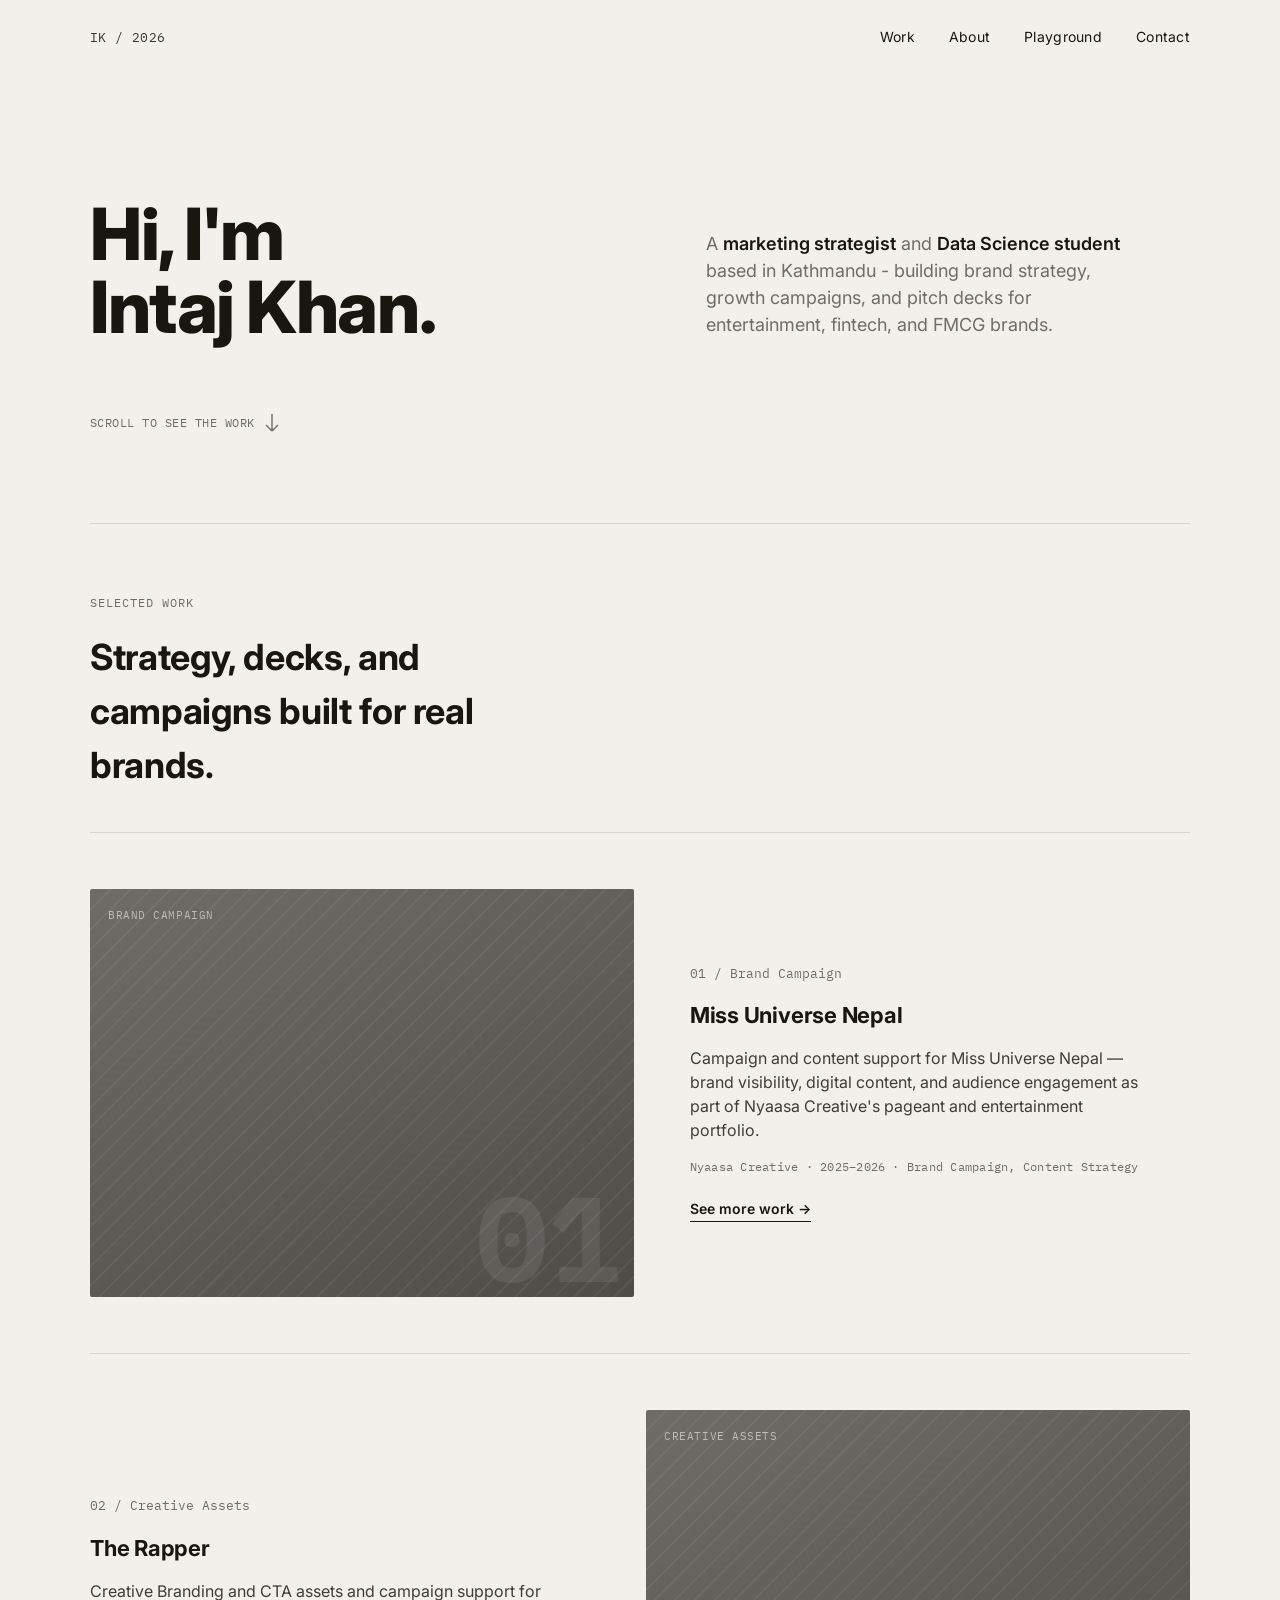
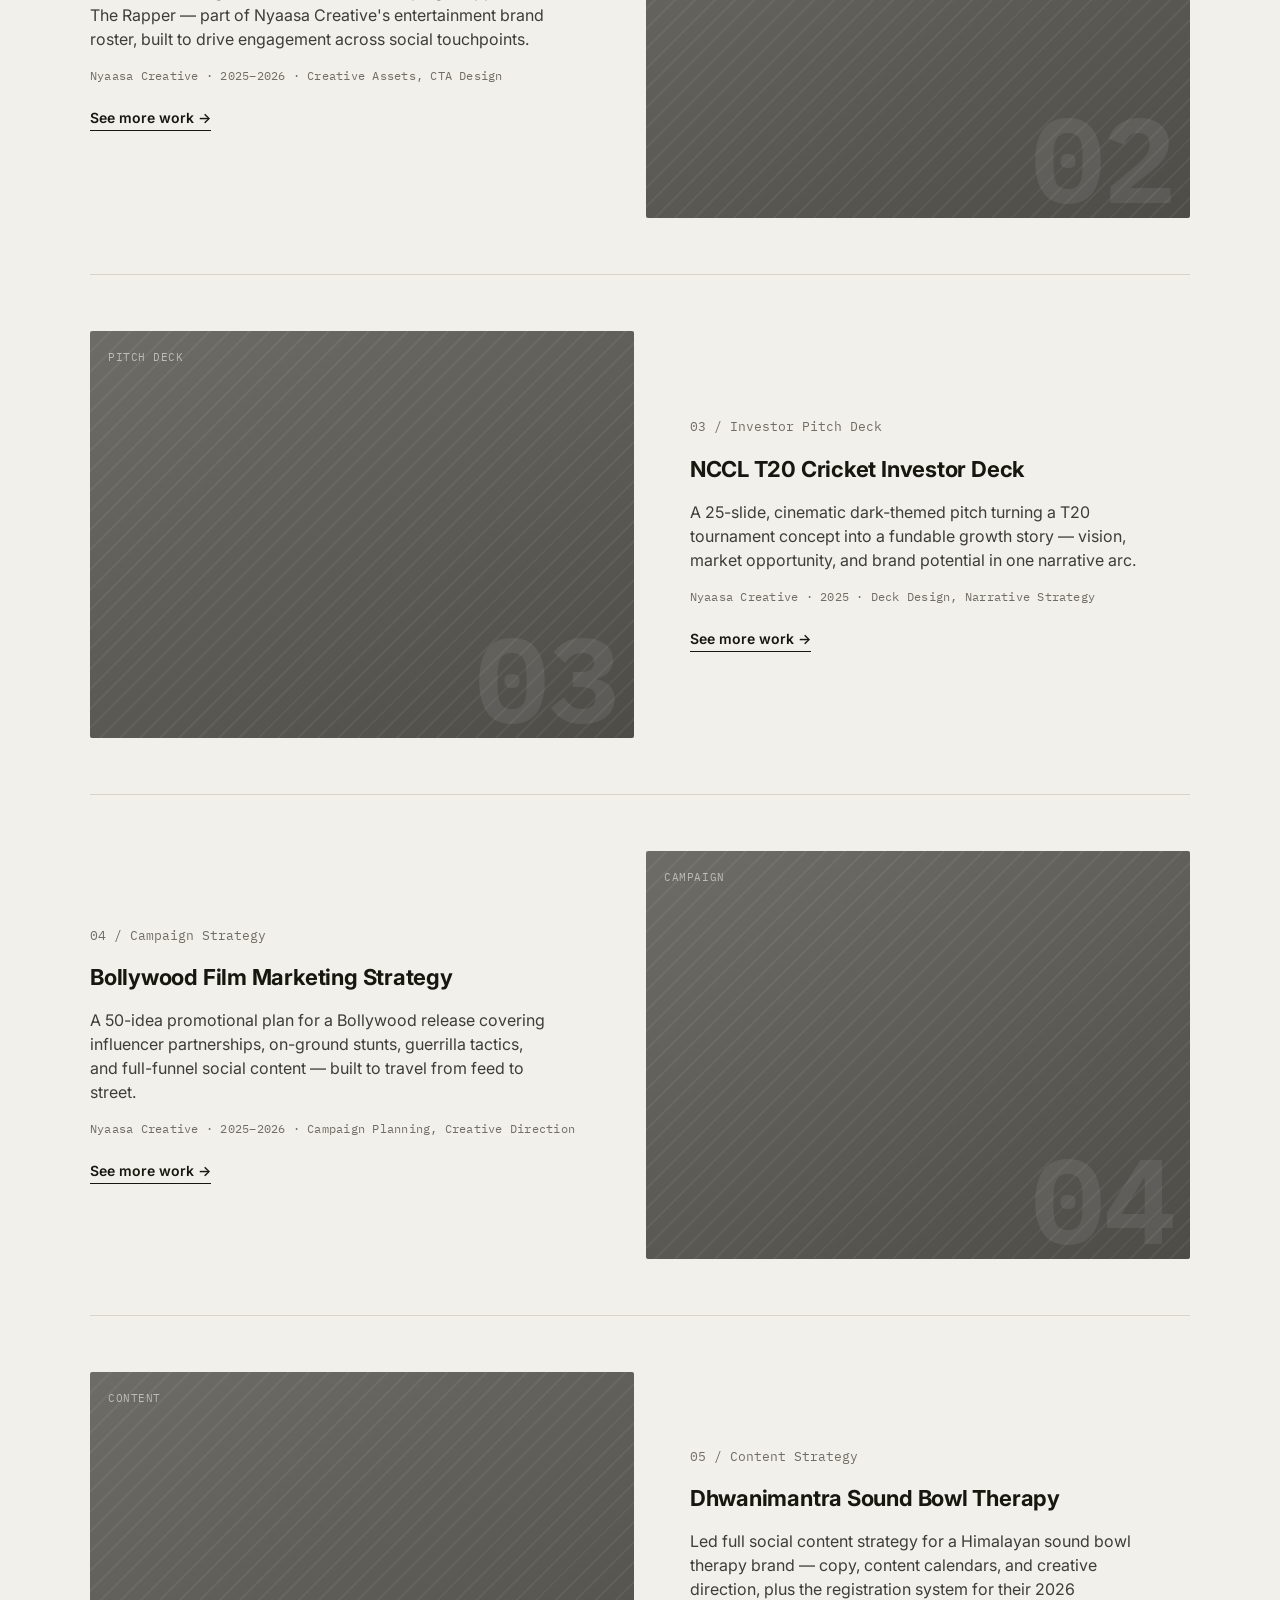
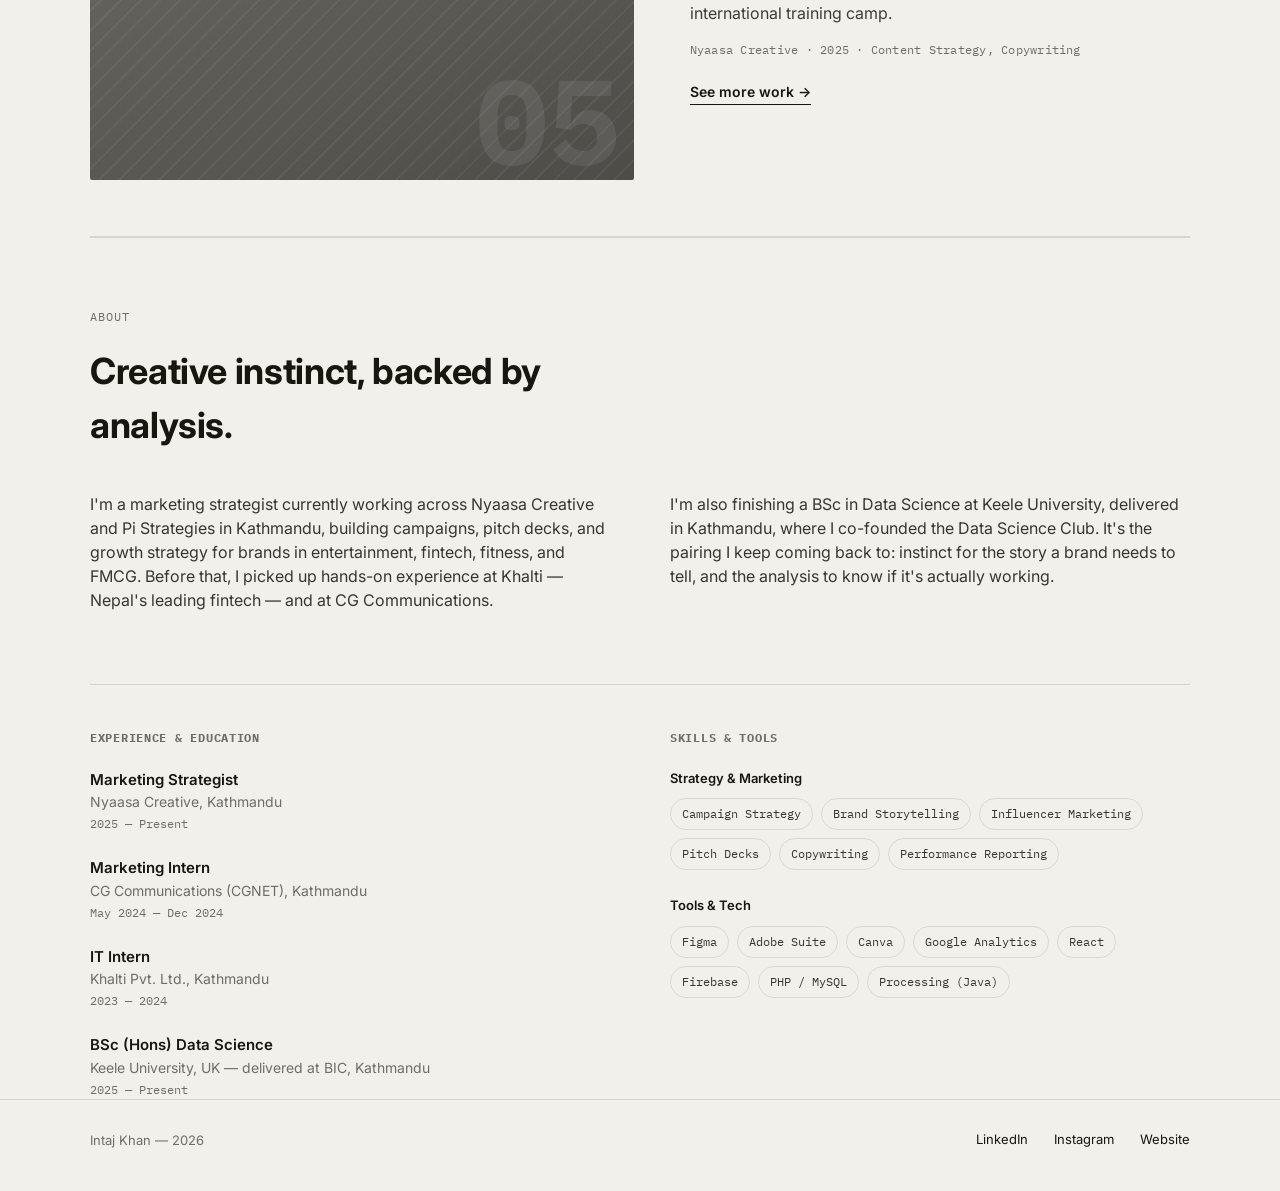
<file: intajport/index.html>
<!DOCTYPE html>
<html lang="en">
<head>
<meta charset="UTF-8">
<meta name="viewport" content="width=device-width, initial-scale=1.0">
<title>Intaj Khan — Marketing Strategist &amp; Data Science Student</title>
<link rel="preconnect" href="https://fonts.googleapis.com">
<link rel="preconnect" href="https://fonts.gstatic.com" crossorigin>
<link href="https://fonts.googleapis.com/css2?family=Inter:wght@400;500;600;700;800&family=IBM+Plex+Mono:wght@400;500&display=swap" rel="stylesheet">
<link rel="stylesheet" href="style.css">
</head>
<body>

<header class="nav" id="siteNav">
  <div class="wrap">
    <a class="brand" href="index.html">IK / 2026</a>
    <nav>
      <a href="#work">Work</a>
      <a href="#about">About</a>
      <a href="playground.html">Playground</a>
      <a href="contact.html">Contact</a>
    </nav>
  </div>
</header>

<main>

  <!-- HERO -->
  <section class="hero" id="home">
    <div class="wrap grid">
      <h1>
        <span class="line">Hi, I'm</span>
        <span class="line name">Intaj Khan.</span>
      </h1>
      <p class="lede">
        A <strong>marketing strategist</strong> and <strong>Data Science student</strong> based in Kathmandu -
        building brand strategy, growth campaigns, and pitch decks for entertainment, fintech, and FMCG brands.
      </p>
    </div>
    <div class="wrap">
      <a href="#work" class="scroll-cue">
        SCROLL TO SEE THE WORK
        <svg width="14" height="18" viewBox="0 0 14 18" fill="none" xmlns="http://www.w3.org/2000/svg">
          <path d="M7 0V17M7 17L1 11M7 17L13 11" stroke="currentColor" stroke-width="1.4"/>
        </svg>
      </a>
    </div>
  </section>

  <!-- WORK -->
  <section id="work">
    <div class="wrap">
      <div class="section-head reveal">
        <div class="eyebrow">Selected Work</div>
        <h2>Strategy, decks, and campaigns built for real brands.</h2>
      </div>

      <div class="work-item reveal">
        <div>
          <span class="index">01 / Brand Campaign</span>
          <h3>Miss Universe Nepal</h3>
          <p class="desc">Campaign and content support for Miss Universe Nepal — brand visibility, digital content, and audience engagement as part of Nyaasa Creative's pageant and entertainment portfolio.</p>
          <p class="meta">Nyaasa Creative · 2025–2026 · Brand Campaign, Content Strategy</p>
          <a href="playground.html" class="cta">See more work →</a>
        </div>
        <div class="panel">
          <span class="tag">Brand Campaign</span>
          <span class="ghost">01</span>
        </div>
      </div>

      <div class="work-item reveal">
        <div>
          <span class="index">02 / Creative Assets</span>
          <h3>The Rapper</h3>
          <p class="desc">Creative Branding and  CTA assets and campaign support for The Rapper — part of Nyaasa Creative's entertainment brand roster, built to drive engagement across social touchpoints.</p>
          <p class="meta">Nyaasa Creative · 2025–2026 · Creative Assets, CTA Design</p>
          <a href="playground.html" class="cta">See more work →</a>
        </div>
        <div class="panel">
          <span class="tag">Creative Assets</span>
          <span class="ghost">02</span>
        </div>
      </div>

      <div class="work-item reveal">
        <div>
          <span class="index">03 / Investor Pitch Deck</span>
          <h3>NCCL T20 Cricket Investor Deck</h3>
          <p class="desc">A 25-slide, cinematic dark-themed pitch turning a T20 tournament concept into a fundable growth story — vision, market opportunity, and brand potential in one narrative arc.</p>
          <p class="meta">Nyaasa Creative · 2025 · Deck Design, Narrative Strategy</p>
          <a href="playground.html" class="cta">See more work →</a>
        </div>
        <div class="panel">
          <span class="tag">Pitch Deck</span>
          <span class="ghost">03</span>
        </div>
      </div>

      <div class="work-item reveal">
        <div>
          <span class="index">04 / Campaign Strategy</span>
          <h3>Bollywood Film Marketing Strategy</h3>
          <p class="desc">A 50-idea promotional plan for a Bollywood release covering influencer partnerships, on-ground stunts, guerrilla tactics, and full-funnel social content — built to travel from feed to street.</p>
          <p class="meta">Nyaasa Creative · 2025–2026 · Campaign Planning, Creative Direction</p>
          <a href="playground.html" class="cta">See more work →</a>
        </div>
        <div class="panel">
          <span class="tag">Campaign</span>
          <span class="ghost">04</span>
        </div>
      </div>

      <div class="work-item reveal">
        <div>
          <span class="index">05 / Content Strategy</span>
          <h3>Dhwanimantra Sound Bowl Therapy</h3>
          <p class="desc">Led full social content strategy for a Himalayan sound bowl therapy brand — copy, content calendars, and creative direction, plus the registration system for their 2026 international training camp.</p>
          <p class="meta">Nyaasa Creative · 2025 · Content Strategy, Copywriting</p>
          <a href="playground.html" class="cta">See more work →</a>
        </div>
        <div class="panel">
          <span class="tag">Content</span>
          <span class="ghost">05</span>
        </div>
      </div>

    </div>
  </section>

  <!-- ABOUT -->
  <section id="about">
    <div class="wrap">
      <div class="section-head reveal">
        <div class="eyebrow">About</div>
        <h2>Creative instinct, backed by analysis.</h2>
      </div>

      <div class="about-intro reveal">
        <p>
          I'm a marketing strategist currently working across Nyaasa Creative and Pi Strategies in Kathmandu,
          building campaigns, pitch decks, and growth strategy for brands in entertainment, fintech, fitness, and FMCG.
          Before that, I picked up hands-on experience at Khalti — Nepal's leading fintech — and at CG Communications.
        </p>
        <p>
          I'm also finishing a BSc in Data Science at Keele University, delivered in Kathmandu, where I co-founded
          the Data Science Club. It's the pairing I keep coming back to: instinct for the story a brand needs to tell,
          and the analysis to know if it's actually working.
        </p>
      </div>

      <div class="about-columns reveal">
        <div>
          <h4>Experience &amp; Education</h4>
          <div class="timeline-item">
            <div class="role">Marketing Strategist</div>
            <div class="org">Nyaasa Creative, Kathmandu</div>
            <div class="date">2025 — Present</div>
          </div>
          <div class="timeline-item">
            <div class="role">Marketing Intern</div>
            <div class="org">CG Communications (CGNET), Kathmandu</div>
            <div class="date">May 2024 — Dec 2024</div>
          </div>
          <div class="timeline-item">
            <div class="role">IT Intern</div>
            <div class="org">Khalti Pvt. Ltd., Kathmandu</div>
            <div class="date">2023 — 2024</div>
          </div>
          <div class="timeline-item">
            <div class="role">BSc (Hons) Data Science</div>
            <div class="org">Keele University, UK — delivered at BIC, Kathmandu</div>
            <div class="date">2025 — Present</div>
          </div>
        </div>

        <div>
          <h4>Skills &amp; Tools</h4>
          <div class="skill-block">
            <div class="label">Strategy &amp; Marketing</div>
            <div class="pill-row">
              <span class="pill">Campaign Strategy</span>
              <span class="pill">Brand Storytelling</span>
              <span class="pill">Influencer Marketing</span>
              <span class="pill">Pitch Decks</span>
              <span class="pill">Copywriting</span>
              <span class="pill">Performance Reporting</span>
            </div>
          </div>
          <div class="skill-block">
            <div class="label">Tools &amp; Tech</div>
            <div class="pill-row">
              <span class="pill">Figma</span>
              <span class="pill">Adobe Suite</span>
              <span class="pill">Canva</span>
              <span class="pill">Google Analytics</span>
              <span class="pill">React</span>
              <span class="pill">Firebase</span>
              <span class="pill">PHP / MySQL</span>
              <span class="pill">Processing (Java)</span>
            </div>
          </div>
        </div>
      </div>
    </div>
  </section>

</main>

<footer>
  <div class="wrap">
    <span class="fname">Intaj Khan — 2026</span>
    <div class="socials">
      <a href="#" target="_blank" rel="noopener">LinkedIn</a>
      <a href="#" target="_blank" rel="noopener">Instagram</a>
      <a href="https://intajkhan.com.np" target="_blank" rel="noopener">Website</a>
    </div>
  </div>
</footer>

<script src="script.js"></script>
</body>
</html>
</file>
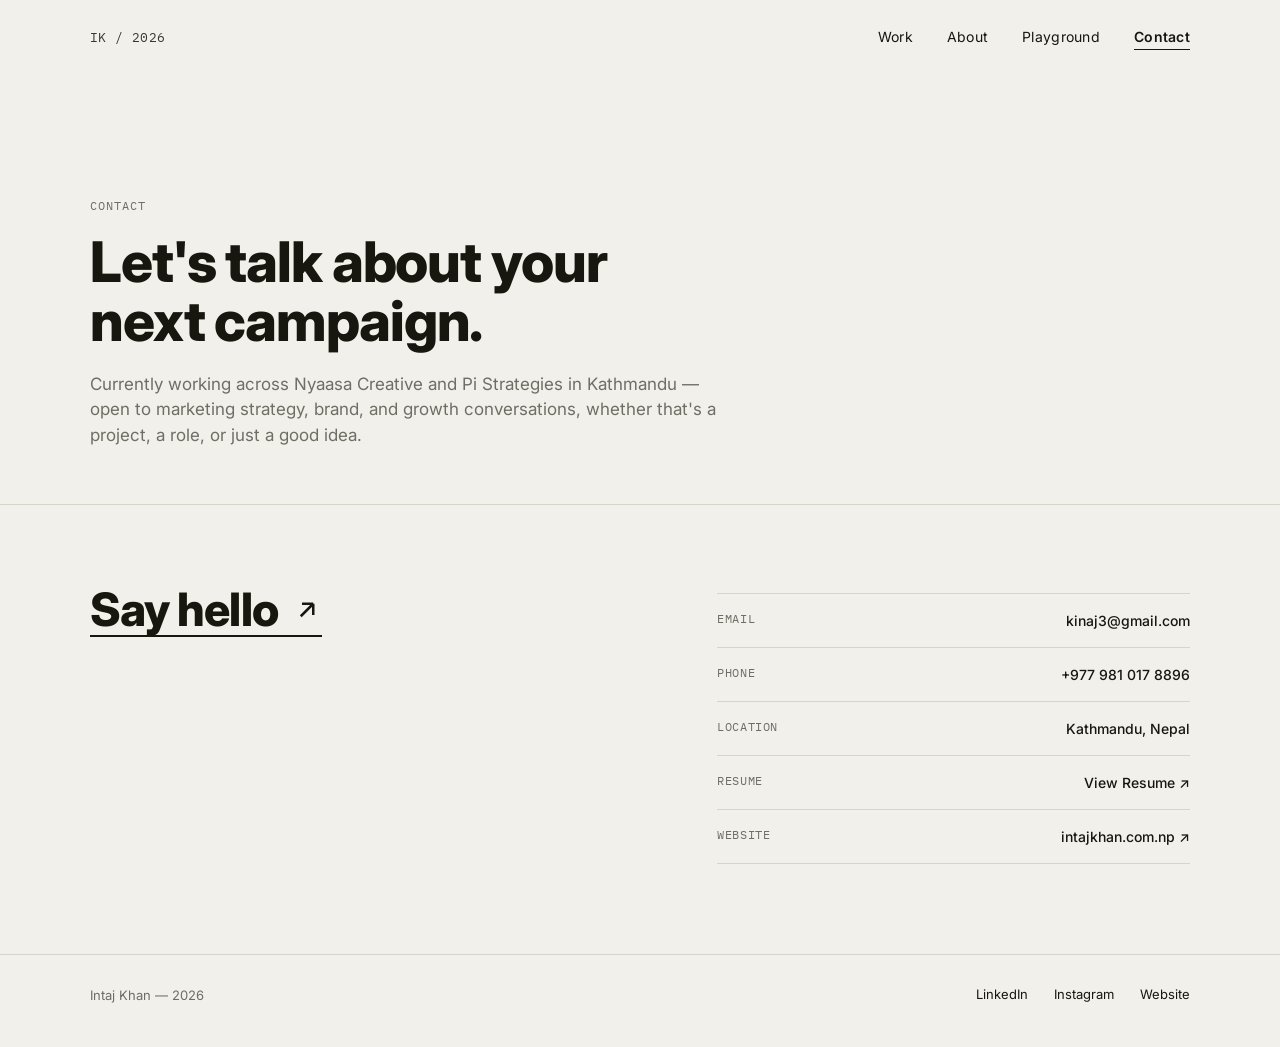
<file: intajport/contact.html>
<!DOCTYPE html>
<html lang="en">
<head>
<meta charset="UTF-8">
<meta name="viewport" content="width=device-width, initial-scale=1.0">
<title>Contact — Intaj Khan</title>
<link rel="preconnect" href="https://fonts.googleapis.com">
<link rel="preconnect" href="https://fonts.gstatic.com" crossorigin>
<link href="https://fonts.googleapis.com/css2?family=Inter:wght@400;500;600;700;800&family=IBM+Plex+Mono:wght@400;500&display=swap" rel="stylesheet">
<link rel="stylesheet" href="style.css">
</head>
<body>

<header class="nav" id="siteNav">
  <div class="wrap">
    <a class="brand" href="index.html">IK / 2026</a>
    <nav>
      <a href="index.html#work">Work</a>
      <a href="index.html#about">About</a>
      <a href="playground.html">Playground</a>
      <a href="contact.html" class="active">Contact</a>
    </nav>
  </div>
</header>

<main>

  <section class="page-header">
    <div class="wrap">
      <div class="eyebrow reveal">Contact</div>
      <h1 class="reveal">Let's talk about your next campaign.</h1>
      <p class="intro reveal">
        Currently working across Nyaasa Creative and Pi Strategies in Kathmandu — open to marketing strategy,
        brand, and growth conversations, whether that's a project, a role, or just a good idea.
      </p>
    </div>
  </section>

  <section class="contact">
    <div class="wrap">
      <div class="grid">
        <div class="reveal">
          <h2>
            <a href="mailto:kinaj3@gmail.com">
              Say hello
              <svg width="30" height="30" viewBox="0 0 24 24" fill="none" xmlns="http://www.w3.org/2000/svg">
                <path d="M7 17L17 7M17 7H8M17 7V16" stroke="currentColor" stroke-width="2"/>
              </svg>
            </a>
          </h2>
        </div>
        <div class="contact-details reveal">
          <div class="contact-line">
            <span class="label">Email</span>
            <a href="mailto:kinaj3@gmail.com">kinaj3@gmail.com</a>
          </div>
          <div class="contact-line">
            <span class="label">Phone</span>
            <span class="value">+977 981 017 8896</span>
          </div>
          <div class="contact-line">
            <span class="label">Location</span>
            <span class="value">Kathmandu, Nepal</span>
          </div>
          <div class="contact-line">
            <span class="label">Resume</span>
            <a href="resume.pdf" target="_blank" rel="noopener">View Resume ↗</a>
          </div>
          <div class="contact-line">
            <span class="label">Website</span>
            <a href="https://intajkhan.com.np" target="_blank" rel="noopener">intajkhan.com.np ↗</a>
          </div>
        </div>
      </div>
    </div>
  </section>

</main>

<footer>
  <div class="wrap">
    <span class="fname">Intaj Khan — 2026</span>
    <div class="socials">
      <a href="#" target="_blank" rel="noopener">LinkedIn</a>
      <a href="#" target="_blank" rel="noopener">Instagram</a>
      <a href="https://intajkhan.com.np" target="_blank" rel="noopener">Website</a>
    </div>
  </div>
</footer>

<script src="script.js"></script>
</body>
</html>
</file>
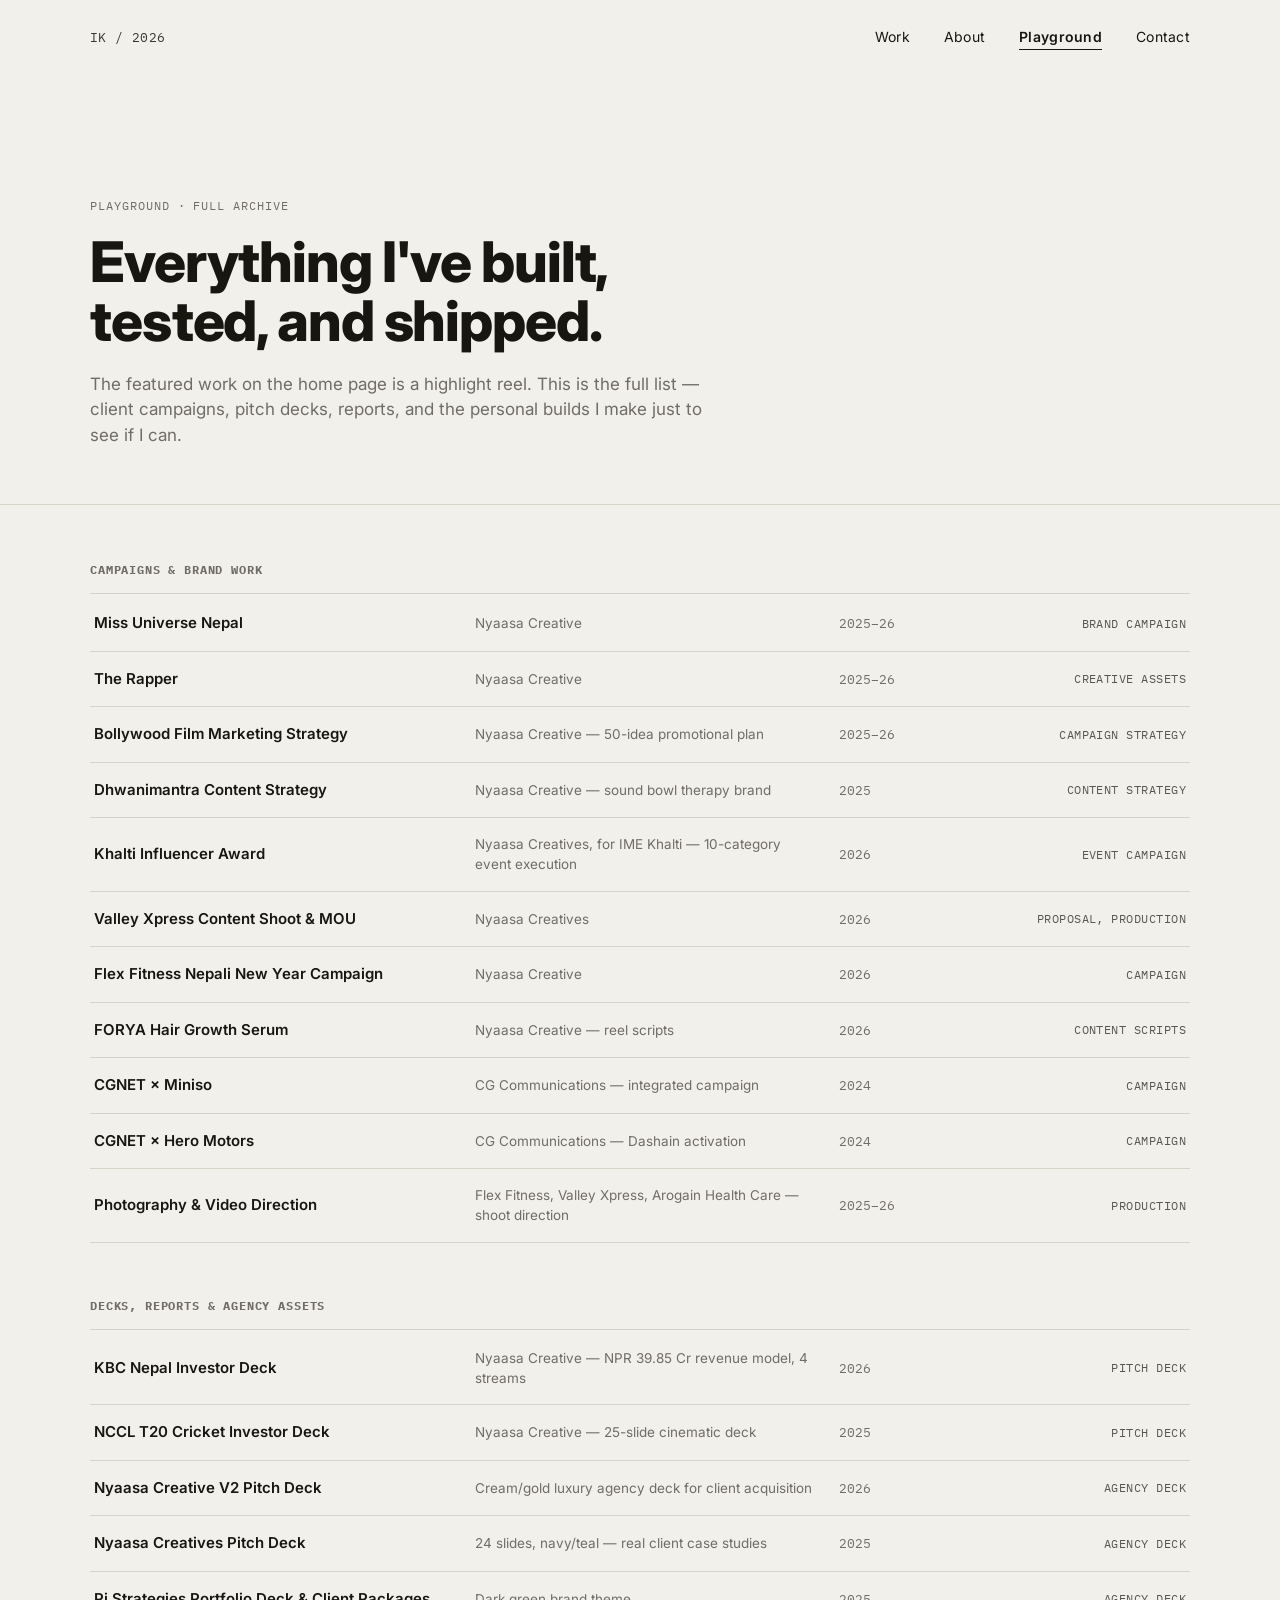
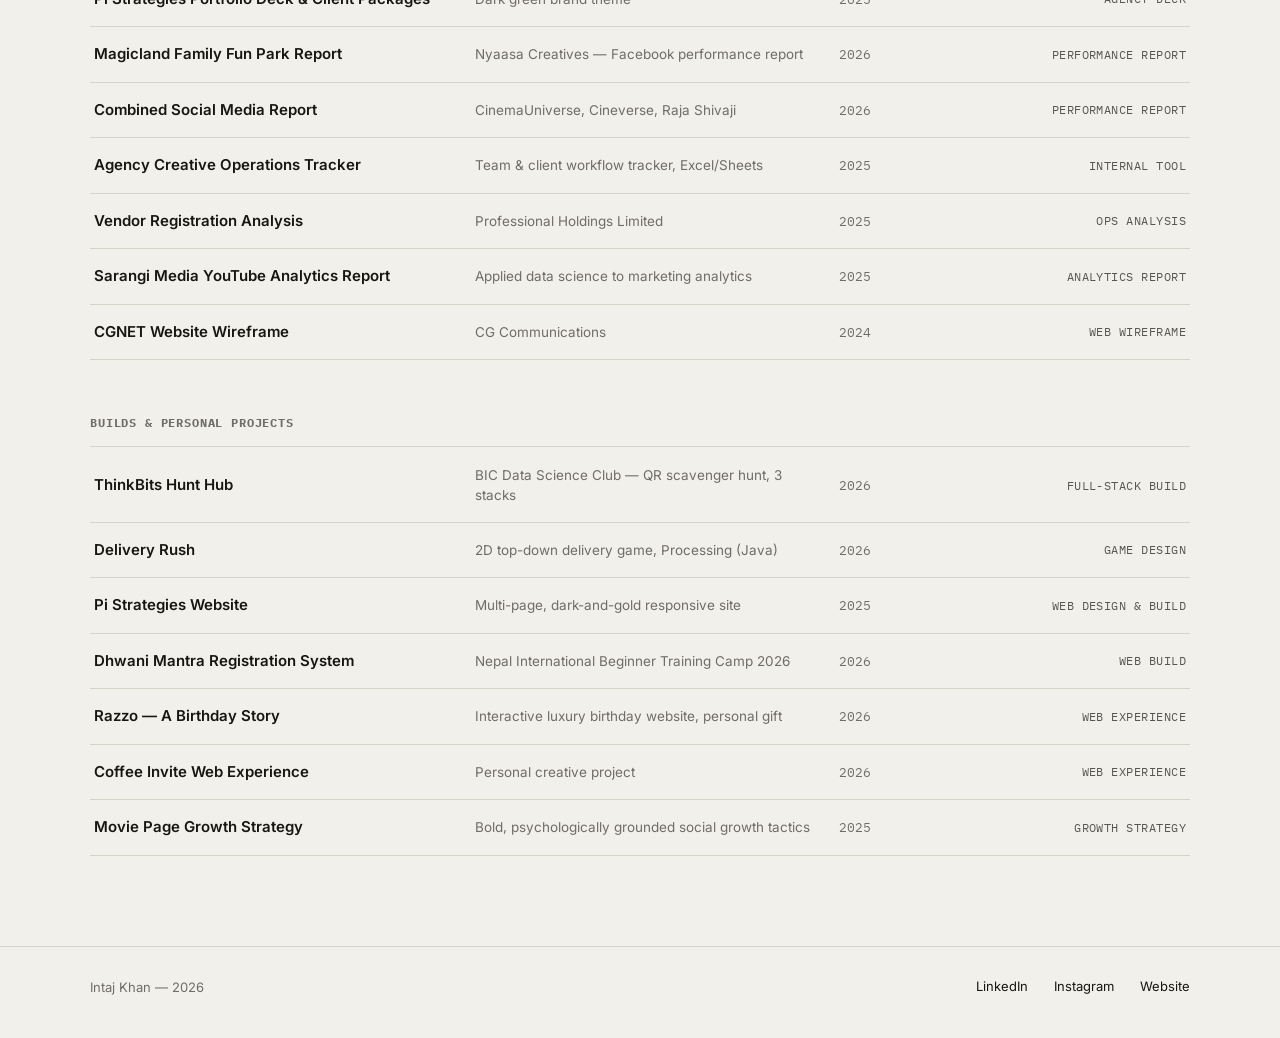
<file: intajport/playground.html>
<!DOCTYPE html>
<html lang="en">
<head>
<meta charset="UTF-8">
<meta name="viewport" content="width=device-width, initial-scale=1.0">
<title>Playground — Intaj Khan</title>
<link rel="preconnect" href="https://fonts.googleapis.com">
<link rel="preconnect" href="https://fonts.gstatic.com" crossorigin>
<link href="https://fonts.googleapis.com/css2?family=Inter:wght@400;500;600;700;800&family=IBM+Plex+Mono:wght@400;500&display=swap" rel="stylesheet">
<link rel="stylesheet" href="style.css">
</head>
<body>

<header class="nav" id="siteNav">
  <div class="wrap">
    <a class="brand" href="index.html">IK / 2026</a>
    <nav>
      <a href="index.html#work">Work</a>
      <a href="index.html#about">About</a>
      <a href="playground.html" class="active">Playground</a>
      <a href="contact.html">Contact</a>
    </nav>
  </div>
</header>

<main>

  <section class="page-header">
    <div class="wrap">
      <div class="eyebrow reveal">Playground · Full Archive</div>
      <h1 class="reveal">Everything I've built, tested, and shipped.</h1>
      <p class="intro reveal">
        The featured work on the home page is a highlight reel. This is the full list — client campaigns,
        pitch decks, reports, and the personal builds I make just to see if I can.
      </p>
    </div>
  </section>

  <section class="archive-section">
    <div class="wrap">

      <div class="archive-group reveal">
        <h3>Campaigns &amp; Brand Work</h3>
        <div class="archive-row">
          <span class="a-name">Miss Universe Nepal</span>
          <span class="a-context">Nyaasa Creative</span>
          <span class="a-year">2025–26</span>
          <span class="a-type">Brand Campaign</span>
        </div>
        <div class="archive-row">
          <span class="a-name">The Rapper</span>
          <span class="a-context">Nyaasa Creative</span>
          <span class="a-year">2025–26</span>
          <span class="a-type">Creative Assets</span>
        </div>
        <div class="archive-row">
          <span class="a-name">Bollywood Film Marketing Strategy</span>
          <span class="a-context">Nyaasa Creative — 50-idea promotional plan</span>
          <span class="a-year">2025–26</span>
          <span class="a-type">Campaign Strategy</span>
        </div>
        <div class="archive-row">
          <span class="a-name">Dhwanimantra Content Strategy</span>
          <span class="a-context">Nyaasa Creative — sound bowl therapy brand</span>
          <span class="a-year">2025</span>
          <span class="a-type">Content Strategy</span>
        </div>
        <div class="archive-row">
          <span class="a-name">Khalti Influencer Award</span>
          <span class="a-context">Nyaasa Creatives, for IME Khalti — 10-category event execution</span>
          <span class="a-year">2026</span>
          <span class="a-type">Event Campaign</span>
        </div>
        <div class="archive-row">
          <span class="a-name">Valley Xpress Content Shoot &amp; MOU</span>
          <span class="a-context">Nyaasa Creatives</span>
          <span class="a-year">2026</span>
          <span class="a-type">Proposal, Production</span>
        </div>
        <div class="archive-row">
          <span class="a-name">Flex Fitness Nepali New Year Campaign</span>
          <span class="a-context">Nyaasa Creative</span>
          <span class="a-year">2026</span>
          <span class="a-type">Campaign</span>
        </div>
        <div class="archive-row">
          <span class="a-name">FORYA Hair Growth Serum</span>
          <span class="a-context">Nyaasa Creative — reel scripts</span>
          <span class="a-year">2026</span>
          <span class="a-type">Content Scripts</span>
        </div>
        <div class="archive-row">
          <span class="a-name">CGNET × Miniso</span>
          <span class="a-context">CG Communications — integrated campaign</span>
          <span class="a-year">2024</span>
          <span class="a-type">Campaign</span>
        </div>
        <div class="archive-row">
          <span class="a-name">CGNET × Hero Motors</span>
          <span class="a-context">CG Communications — Dashain activation</span>
          <span class="a-year">2024</span>
          <span class="a-type">Campaign</span>
        </div>
        <div class="archive-row">
          <span class="a-name">Photography &amp; Video Direction</span>
          <span class="a-context">Flex Fitness, Valley Xpress, Arogain Health Care — shoot direction</span>
          <span class="a-year">2025–26</span>
          <span class="a-type">Production</span>
        </div>
      </div>

      <div class="archive-group reveal">
        <h3>Decks, Reports &amp; Agency Assets</h3>
        <div class="archive-row">
          <span class="a-name">KBC Nepal Investor Deck</span>
          <span class="a-context">Nyaasa Creative — NPR 39.85 Cr revenue model, 4 streams</span>
          <span class="a-year">2026</span>
          <span class="a-type">Pitch Deck</span>
        </div>
        <div class="archive-row">
          <span class="a-name">NCCL T20 Cricket Investor Deck</span>
          <span class="a-context">Nyaasa Creative — 25-slide cinematic deck</span>
          <span class="a-year">2025</span>
          <span class="a-type">Pitch Deck</span>
        </div>
        <div class="archive-row">
          <span class="a-name">Nyaasa Creative V2 Pitch Deck</span>
          <span class="a-context">Cream/gold luxury agency deck for client acquisition</span>
          <span class="a-year">2026</span>
          <span class="a-type">Agency Deck</span>
        </div>
        <div class="archive-row">
          <span class="a-name">Nyaasa Creatives Pitch Deck</span>
          <span class="a-context">24 slides, navy/teal — real client case studies</span>
          <span class="a-year">2025</span>
          <span class="a-type">Agency Deck</span>
        </div>
        <div class="archive-row">
          <span class="a-name">Pi Strategies Portfolio Deck &amp; Client Packages</span>
          <span class="a-context">Dark green brand theme</span>
          <span class="a-year">2025</span>
          <span class="a-type">Agency Deck</span>
        </div>
        <div class="archive-row">
          <span class="a-name">Magicland Family Fun Park Report</span>
          <span class="a-context">Nyaasa Creatives — Facebook performance report</span>
          <span class="a-year">2026</span>
          <span class="a-type">Performance Report</span>
        </div>
        <div class="archive-row">
          <span class="a-name">Combined Social Media Report</span>
          <span class="a-context">CinemaUniverse, Cineverse, Raja Shivaji</span>
          <span class="a-year">2026</span>
          <span class="a-type">Performance Report</span>
        </div>
        <div class="archive-row">
          <span class="a-name">Agency Creative Operations Tracker</span>
          <span class="a-context">Team &amp; client workflow tracker, Excel/Sheets</span>
          <span class="a-year">2025</span>
          <span class="a-type">Internal Tool</span>
        </div>
        <div class="archive-row">
          <span class="a-name">Vendor Registration Analysis</span>
          <span class="a-context">Professional Holdings Limited</span>
          <span class="a-year">2025</span>
          <span class="a-type">Ops Analysis</span>
        </div>
        <div class="archive-row">
          <span class="a-name">Sarangi Media YouTube Analytics Report</span>
          <span class="a-context">Applied data science to marketing analytics</span>
          <span class="a-year">2025</span>
          <span class="a-type">Analytics Report</span>
        </div>
        <div class="archive-row">
          <span class="a-name">CGNET Website Wireframe</span>
          <span class="a-context">CG Communications</span>
          <span class="a-year">2024</span>
          <span class="a-type">Web Wireframe</span>
        </div>
      </div>

      <div class="archive-group reveal">
        <h3>Builds &amp; Personal Projects</h3>
        <div class="archive-row">
          <span class="a-name">ThinkBits Hunt Hub</span>
          <span class="a-context">BIC Data Science Club — QR scavenger hunt, 3 stacks</span>
          <span class="a-year">2026</span>
          <span class="a-type">Full-Stack Build</span>
        </div>
        <div class="archive-row">
          <span class="a-name">Delivery Rush</span>
          <span class="a-context">2D top-down delivery game, Processing (Java)</span>
          <span class="a-year">2026</span>
          <span class="a-type">Game Design</span>
        </div>
        <div class="archive-row">
          <span class="a-name">Pi Strategies Website</span>
          <span class="a-context">Multi-page, dark-and-gold responsive site</span>
          <span class="a-year">2025</span>
          <span class="a-type">Web Design &amp; Build</span>
        </div>
        <div class="archive-row">
          <span class="a-name">Dhwani Mantra Registration System</span>
          <span class="a-context">Nepal International Beginner Training Camp 2026</span>
          <span class="a-year">2026</span>
          <span class="a-type">Web Build</span>
        </div>
        <div class="archive-row">
          <span class="a-name">Razzo — A Birthday Story</span>
          <span class="a-context">Interactive luxury birthday website, personal gift</span>
          <span class="a-year">2026</span>
          <span class="a-type">Web Experience</span>
        </div>
        <div class="archive-row">
          <span class="a-name">Coffee Invite Web Experience</span>
          <span class="a-context">Personal creative project</span>
          <span class="a-year">2026</span>
          <span class="a-type">Web Experience</span>
        </div>
        <div class="archive-row">
          <span class="a-name">Movie Page Growth Strategy</span>
          <span class="a-context">Bold, psychologically grounded social growth tactics</span>
          <span class="a-year">2025</span>
          <span class="a-type">Growth Strategy</span>
        </div>
      </div>

    </div>
  </section>

</main>

<footer>
  <div class="wrap">
    <span class="fname">Intaj Khan — 2026</span>
    <div class="socials">
      <a href="#" target="_blank" rel="noopener">LinkedIn</a>
      <a href="#" target="_blank" rel="noopener">Instagram</a>
      <a href="https://intajkhan.com.np" target="_blank" rel="noopener">Website</a>
    </div>
  </div>
</footer>

<script src="script.js"></script>
</body>
</html>
</file>
<file: intajport/style.css>
:root{
  --bg: #f2f0eb;
  --bg-soft: #eae7e0;
  --ink: #17160f;
  --muted: #6f6d64;
  --line: #d8d4c9;
  --panel-1: #6d6c66;
  --panel-2: #4d4c47;
  --sans: 'Inter', -apple-system, BlinkMacSystemFont, sans-serif;
  --mono: 'IBM Plex Mono', 'SFMono-Regular', monospace;
  --maxw: 1180px;
}

*{ margin:0; padding:0; box-sizing:border-box; }
html{ scroll-behavior:smooth; }
body{
  background:var(--bg);
  color:var(--ink);
  font-family:var(--sans);
  -webkit-font-smoothing:antialiased;
  line-height:1.5;
}
a{ color:inherit; text-decoration:none; }
::selection{ background:var(--ink); color:var(--bg); }
:focus-visible{ outline:2px solid var(--ink); outline-offset:3px; }

.wrap{ max-width:var(--maxw); margin:0 auto; padding:0 40px; }
section{ scroll-margin-top:90px; }

/* ---------- NAV ---------- */
header.nav{
  position:sticky; top:0; z-index:50;
  background:rgba(242,240,235,0.86);
  backdrop-filter:blur(8px);
  border-bottom:1px solid transparent;
  transition:border-color .3s ease;
}
header.nav.scrolled{ border-bottom-color:var(--line); }
header.nav .wrap{
  display:flex; justify-content:flex-end; align-items:center;
  padding-top:26px; padding-bottom:26px; gap:36px;
}
header.nav .brand{
  margin-right:auto; font-family:var(--mono); font-size:13px;
  letter-spacing:.03em; color:var(--ink); opacity:.85;
}
header.nav nav{ display:flex; gap:34px; }
header.nav nav a{
  font-size:14px; letter-spacing:.02em; color:var(--ink);
  position:relative; padding-bottom:3px;
}
header.nav nav a::after{
  content:''; position:absolute; left:0; right:0; bottom:0; height:1px;
  background:var(--ink); transform:scaleX(0); transform-origin:right;
  transition:transform .35s ease;
}
header.nav nav a:hover::after,
header.nav nav a:focus-visible::after,
header.nav nav a.active::after{ transform:scaleX(1); transform-origin:left; }
header.nav nav a.active{ font-weight:600; }

/* ---------- HERO (index only) ---------- */
.hero{ padding:120px 0 90px; }
.hero .grid{ display:grid; grid-template-columns:1.15fr 1fr; gap:60px; align-items:end; }
.hero h1{ font-size:clamp(42px,6vw,72px); font-weight:800; line-height:1.02; letter-spacing:-.02em; }
.hero h1 .line{ display:block; }
.hero .lede{ font-size:18px; color:var(--muted); max-width:38ch; padding-bottom:6px; }
.hero .lede strong{ color:var(--ink); font-weight:600; }
.scroll-cue{
  margin-top:70px; display:inline-flex; align-items:center; gap:10px;
  font-family:var(--mono); font-size:12px; color:var(--muted); letter-spacing:.04em;
}
.scroll-cue svg{ animation:bob 2s ease-in-out infinite; }
@keyframes bob{ 0%,100%{ transform:translateY(0); } 50%{ transform:translateY(6px); } }

/* ---------- PAGE HEADER (playground / contact) ---------- */
.page-header{ padding:120px 0 56px; border-bottom:1px solid var(--line); }
.page-header h1{
  font-size:clamp(36px,5.2vw,56px); font-weight:800; letter-spacing:-.02em;
  line-height:1.06; max-width:17ch; margin-bottom:20px;
}
.page-header p.intro{ font-size:17px; color:var(--muted); max-width:58ch; }

/* ---------- SECTION LABELS ---------- */
.eyebrow{
  font-family:var(--mono); font-size:12px; letter-spacing:.08em;
  text-transform:uppercase; color:var(--muted); margin-bottom:18px;
}
.section-head{ padding:70px 0 40px; border-top:1px solid var(--line); }
.section-head h2{ font-size:clamp(26px,3.2vw,36px); font-weight:700; letter-spacing:-.01em; max-width:22ch; }

/* ---------- WORK (index) ---------- */
.work-item{
  display:grid; grid-template-columns:0.92fr 1fr; gap:56px; align-items:center;
  padding:56px 0; border-top:1px solid var(--line);
}
.work-item:last-child{ border-bottom:1px solid var(--line); }
.work-item .index{ font-family:var(--mono); font-size:13px; color:var(--muted); margin-bottom:16px; display:block; }
.work-item h3{ font-size:22px; font-weight:700; letter-spacing:-.01em; margin-bottom:14px; }
.work-item p.desc{ color:var(--ink); opacity:.82; max-width:46ch; margin-bottom:16px; }
.work-item p.meta{ font-family:var(--mono); font-size:12px; color:var(--muted); letter-spacing:.02em; margin-bottom:20px; }
.work-item .cta{
  font-size:14px; font-weight:600; border-bottom:1px solid var(--ink);
  padding-bottom:2px; display:inline-block; transition:opacity .2s ease;
}
.work-item .cta:hover{ opacity:.6; }

.panel{
  position:relative; aspect-ratio:4/3; border-radius:2px; overflow:hidden;
  background:
    repeating-linear-gradient(135deg, rgba(255,255,255,0.05) 0 2px, transparent 2px 14px),
    linear-gradient(155deg, var(--panel-1), var(--panel-2));
}
.panel .ghost{
  position:absolute; right:14px; bottom:0; font-family:var(--mono); font-weight:700;
  font-size:120px; line-height:1; color:rgba(255,255,255,0.08); user-select:none;
}
.panel .tag{
  position:absolute; left:18px; top:18px; font-family:var(--mono); font-size:11px;
  letter-spacing:.05em; color:rgba(255,255,255,0.55); text-transform:uppercase;
}
.work-item:nth-child(even){ grid-template-columns:1fr 0.92fr; }
.work-item:nth-child(even) .panel{ order:-1; }

/* ---------- ABOUT (index) ---------- */
.about{ padding-bottom:30px; }
.about-intro{ display:grid; grid-template-columns:1fr 1fr; gap:60px; padding-bottom:56px; }
.about-intro p{ color:var(--ink); opacity:.85; margin-bottom:16px; font-size:16px; }
.about-intro p:last-child{ margin-bottom:0; }
.about-columns{ display:grid; grid-template-columns:1fr 1fr; gap:60px; padding-top:44px; border-top:1px solid var(--line); }
.about-columns h4{
  font-family:var(--mono); font-size:12px; text-transform:uppercase; letter-spacing:.06em;
  color:var(--muted); margin-bottom:22px;
}
.timeline-item{ margin-bottom:24px; }
.timeline-item:last-child{ margin-bottom:0; }
.timeline-item .role{ font-weight:600; font-size:15px; }
.timeline-item .org{ font-size:14px; color:var(--muted); }
.timeline-item .date{ font-family:var(--mono); font-size:12px; color:var(--muted); margin-top:3px; }

.skill-block{ margin-bottom:26px; }
.skill-block:last-child{ margin-bottom:0; }
.skill-block .label{ font-size:13px; font-weight:600; margin-bottom:10px; }
.pill-row{ display:flex; flex-wrap:wrap; gap:8px; }
.pill{
  font-family:var(--mono); font-size:12px; padding:6px 11px; border:1px solid var(--line);
  border-radius:20px; color:var(--ink); opacity:.85;
}

/* ---------- ARCHIVE (playground) ---------- */
.archive-section{ padding:56px 0 90px; }
.archive-group{ margin-bottom:54px; }
.archive-group:last-child{ margin-bottom:0; }
.archive-group h3{
  font-family:var(--mono); font-size:12px; text-transform:uppercase; letter-spacing:.07em;
  color:var(--muted); padding-bottom:14px; border-bottom:1px solid var(--line); margin-bottom:2px;
}
.archive-row{
  display:grid; grid-template-columns:2.1fr 2fr 0.7fr 1.2fr; gap:20px; align-items:center;
  padding:16px 4px; border-bottom:1px solid var(--line); transition:background .2s ease;
}
.archive-row:hover{ background:var(--bg-soft); }
.archive-row .a-name{ font-weight:600; font-size:15px; }
.archive-row .a-context{ font-size:13.5px; color:var(--muted); }
.archive-row .a-year{ font-family:var(--mono); font-size:12.5px; color:var(--muted); }
.archive-row .a-type{
  font-family:var(--mono); font-size:11.5px; text-transform:uppercase; letter-spacing:.04em;
  color:var(--ink); opacity:.7; text-align:right;
}

/* ---------- CONTACT ---------- */
.contact{ padding:80px 0 90px; }
.contact .grid{ display:grid; grid-template-columns:1.2fr 1fr; gap:60px; align-items:start; }
.contact h2{
  font-size:clamp(30px,4.4vw,46px); font-weight:800; letter-spacing:-.02em; line-height:1.08; max-width:14ch;
}
.contact h2 a{ display:inline-flex; align-items:center; gap:14px; border-bottom:2px solid var(--ink); }
.contact h2 svg{ transition:transform .25s ease; }
.contact h2 a:hover svg{ transform:translate(5px,-5px); }
.contact-details{ padding-top:8px; }
.contact-line{ display:flex; justify-content:space-between; padding:16px 0; border-top:1px solid var(--line); font-size:14px; }
.contact-line:last-child{ border-bottom:1px solid var(--line); }
.contact-line span.label{
  font-family:var(--mono); color:var(--muted); font-size:12px; text-transform:uppercase; letter-spacing:.05em;
}
.contact-line a, .contact-line span.value{ font-weight:500; }
.contact-line a:hover{ text-decoration:underline; }

/* ---------- FOOTER ---------- */
footer{ padding:30px 0 40px; border-top:1px solid var(--line); }
footer .wrap{ display:flex; justify-content:space-between; align-items:center; font-size:13px; }
footer .fname{ color:var(--muted); }
footer .socials{ display:flex; gap:26px; }
footer .socials a{ position:relative; padding-bottom:2px; }
footer .socials a::after{
  content:''; position:absolute; left:0; right:0; bottom:0; height:1px; background:var(--ink);
  transform:scaleX(0); transform-origin:right; transition:transform .3s ease;
}
footer .socials a:hover::after{ transform:scaleX(1); transform-origin:left; }

/* ---------- REVEAL ---------- */
.reveal{ opacity:0; transform:translateY(18px); transition:opacity .6s ease, transform .6s ease; }
.reveal.in{ opacity:1; transform:translateY(0); }

@media (prefers-reduced-motion: reduce){
  html{ scroll-behavior:auto; }
  .reveal{ opacity:1; transform:none; transition:none; }
  .scroll-cue svg{ animation:none; }
}

/* ---------- RESPONSIVE ---------- */
@media (max-width:860px){
  .wrap{ padding:0 24px; }
  header.nav .wrap{ flex-wrap:wrap; row-gap:14px; padding-top:20px; padding-bottom:20px; }
  header.nav nav{ gap:22px; }
  .hero{ padding:70px 0 60px; }
  .hero .grid{ grid-template-columns:1fr; gap:26px; }
  .page-header{ padding:70px 0 40px; }
  .work-item, .work-item:nth-child(even){ grid-template-columns:1fr; gap:26px; }
  .work-item:nth-child(even) .panel{ order:0; }
  .about-intro, .about-columns{ grid-template-columns:1fr; gap:34px; }
  .contact .grid{ grid-template-columns:1fr; gap:40px; }
  .archive-row{ grid-template-columns:1fr 1fr; row-gap:6px; padding:14px 4px; }
  .archive-row .a-name{ grid-column:1 / 3; }
  .archive-row .a-type{ text-align:left; }
  footer .wrap{ flex-direction:column; gap:16px; align-items:flex-start; }
}
</file>
